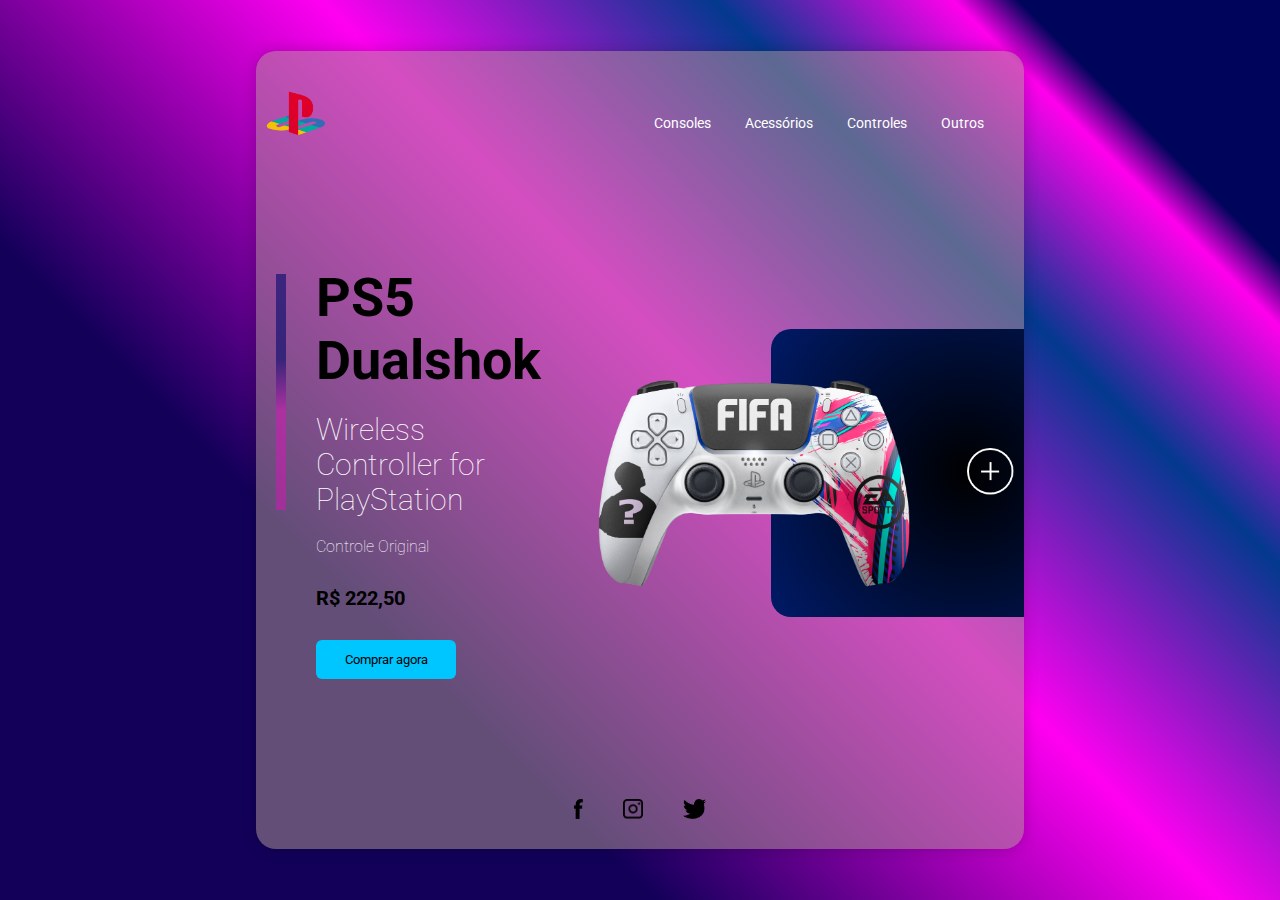
<file: index.html>
<!DOCTYPE html>
<html lang="pt-br">

<head>
    <meta charset="UTF-8">
    <meta http-equiv="X-UA-Compatible" content="IE=edge">
    <meta name="viewport" content="width=device-width, initial-scale=1.0">
    
    
    <link href="https://danielexpert.com/PLAYSTATION-STORE/style.css" rel="stylesheet" />
    <script src="https://danielexpert.com/PLAYSTATION-STORE/scripts.js" > </script>

    <link rel="preconnect" href="https://fonts.googleapis.com">
    <link rel="preconnect" href="https://fonts.gstatic.com" crossorigin>
    <link href="https://fonts.googleapis.com/css2?family=Roboto:wght@100;400&display=swap" rel="stylesheet">
    <link rel="stylesheet" href="style.css">
    <title>Playstation Store</title>
</head>
<body>
    <div class="container">
        <div class="navbar">
            <img class="logo" src="./img/logo.png" alt="logo">
            <nav>
                <ul id="menu-list">
                    <li class="nav-li"><a class="nav-link">Consoles</a></li>
                    <li class="nav-li"><a class="nav-link">Acessórios</a></li>
                    <li class="nav-li"><a class="nav-link">Controles</a></li>
                    <li class="nav-li"><a class="nav-link">Outros</a></li>
                </ul>
            </nav>
            <img src="./img/menu.png" alt="botao-menu" class="menu-icon" onclick="showMenu()">
        </div>


        <div class="row">
            <div class="column-1">
                <h2>PS5 Dualshok</h2>
                <h3>Wireless Controller for PlayStation</h3>
                <p>Controle Original</p>
                <h4>R$ 222,50</h4>
                <button class="buy">Comprar agora <img src="./img/arrow.png" alt=""> </button>
            </div>

            <div class="column-2">
                <img class="controller" src="./img/Fifa-PS5-Imagem-para-escolher.png" alt="controle">
                <div class="color-box"></div>
                <button class="add-cart">
                    <img src="./img/add.png" alt="adicionar-ao-carrinho">
                </button>
            </div>
        </div>

        <div class="social-links">
            <img src="./img/fb.png">
            <img src="./img/ig.png">
            <img src="./img/tw.png">
        </div>

    </div>
<body>
<script>
    const menuList = document.getElementById("menu-list")
    menuList.style.maxHeight = "0px"

    function showMenu(){
        if(menuList.style.maxHeight == "0px"){
            menuList.style.maxHeight = "120px"
        }else {
            menuList.style.maxHeight = "0px"
        }
    }
</script>
</html>
</file>
<file: style.css>
* {
    margin: 0;
    padding: 0;
    box-sizing: border-box;
    font-family: "Roboto", sans-serif;
  }
  
  body {
    background: rgb(18,0,89);
    background: linear-gradient(45deg, rgba(18,0,89,1) 30%, rgba(255,0,241,1) 56%, rgba(3,57,143,1) 74%, rgba(255,0,236,1) 
    85%, rgba(0,5,91,1) 88%);
    display: flex;
    justify-content: center;
    align-items: center;
    height: 100vh;
  }
  
  .container {
    width: 60%;
    box-shadow: 0 0 1rem 0 rgba(0, 0, 0, 0.2);
    border-radius: 20px;
    background-color: rgba(175, 149, 149, 0.521);
    display: flex;
    flex-direction: column;
    padding: 10px;
    overflow: hidden;
  }
  
  .navbar {
    width: 100%;
    display: flex;
    align-items: center;
  }
  
  .logo {
    width: 60px;
    margin: 30px 0;
  }
  
  nav {
    width: 100%;
    text-align: right;
  }
  
  li {
    list-style: none;
    display: inline-block;
    margin-right: 30px;
  }
  
  .nav-link {
    cursor: pointer;
    text-decoration: none;
    color: rgb(255, 255, 255);
    font-size: 14px;
  }
  
  .nav-link:hover {
    color: #00c6ff;
  }
  
  .row {
    display: flex;
    justify-content: space-between;
    align-items: center;
    margin: 100px 0;
  }
  
  .column-1 {
    margin-left: 50px;
    position: relative;
  }
  
  h2 {
    font-size: 54px;
  }
  
  h3 {
    font-size: 30px;
    color: #ffffff;
    font-weight: 100;
    margin: 20px 0;
  }
  
  .column-1 p {
    font-size: 16px;
    color:#ffffff;
    font-weight: 100;
  }
  
  .column-1::before{
      content: "";
      width: 10px;
      height: 57%;
      background: rgb(255,0,202);
      background: linear-gradient(0deg, rgba(255,0,202,0.37298669467787116) 42%, rgba(9,13,110,0.6362920168067228) 64%);
      position: absolute;
      left: -40px;
      top: 8px;
  }
  
  
  h4 {
    font-size: 20px;
    color: #000;
    margin: 30px 0;
  }
  
  .buy {
    width: 140px;
    border: none;
    padding: 12px 10px;
    outline: none;
    color:black;
    border-radius: 6px;
    cursor: pointer;
    z-index: 2;
    background-color: #00c6ff;
    transition: all 0.5s ease-in-out;
  }

  .buy img{
    width: 30px;
    display: none;
  }

  .buy:hover{
    display: flex;
    flex-direction: row;
    align-items: center;
    justify-content: space-between;
    width: 160px;
  }

  .buy:hover img{
    display: block;
  }

  .column-2 {
    display: flex;
    align-items: center;
    position: relative;
  }
  
  .controller {
    width: 90%;
    z-index: 2;
    animation: moveController 2s infinite alternate
    
  }
  
  .color-box {
    position: absolute;
    right: 0;
    top: 0;
    background: rgb(0,0,0);
    background: radial-gradient(circle, rgba(0,0,0,1) 0%, rgba(0,26,103,1) 100%);
    height: 100%;
    width: 83%;
    border-radius: 20px 0 0 20px;
    z-index: 1;
    transform: translateX(150px);
  }
  
  .add-cart {
    z-index: 2;
    border: none;
    background-color: transparent;
    cursor: pointer;
  }
  
  .add-cart img {
    height: 100%;
    width: 100%;
    max-width: 55px;
  }
  
  .social-links {
    display: flex;
    justify-content: center;
    align-items: center;
  }
  
  .social-links img {
    height: 20px;
    margin: 20px;
    cursor: pointer;
  }

  .menu-icon{
    width: 25px;
    margin-right: 15px;
    display: none;
  }

  /*MEDIA QUERY*/

 @media (max-width: 1024px){

  
  .container{
    width: 100vw;
    height: 100vh;
    border-radius: 0%;
    overflow: auto;
  }

  .row{
    flex-direction: column-reverse;
  }
  

  .column-2 {
    margin-bottom: 30px;
  }

  #menu-list{
    position: relative;
    top: 60px;
    left: 60px;
    overflow: hidden;
    cursor: pointer;
    transition: all 0.9s ease-in-out;  
  }

  .menu-icon{
    display: block;
    cursor: pointer;
  }

  .nav-li{
    display: block;
    margin-top: 5px;
  }

}


@keyframes moveController {
  from{
    transform: translate(-5%, -5%) rotate(-5deg)
  }
}
</file>
